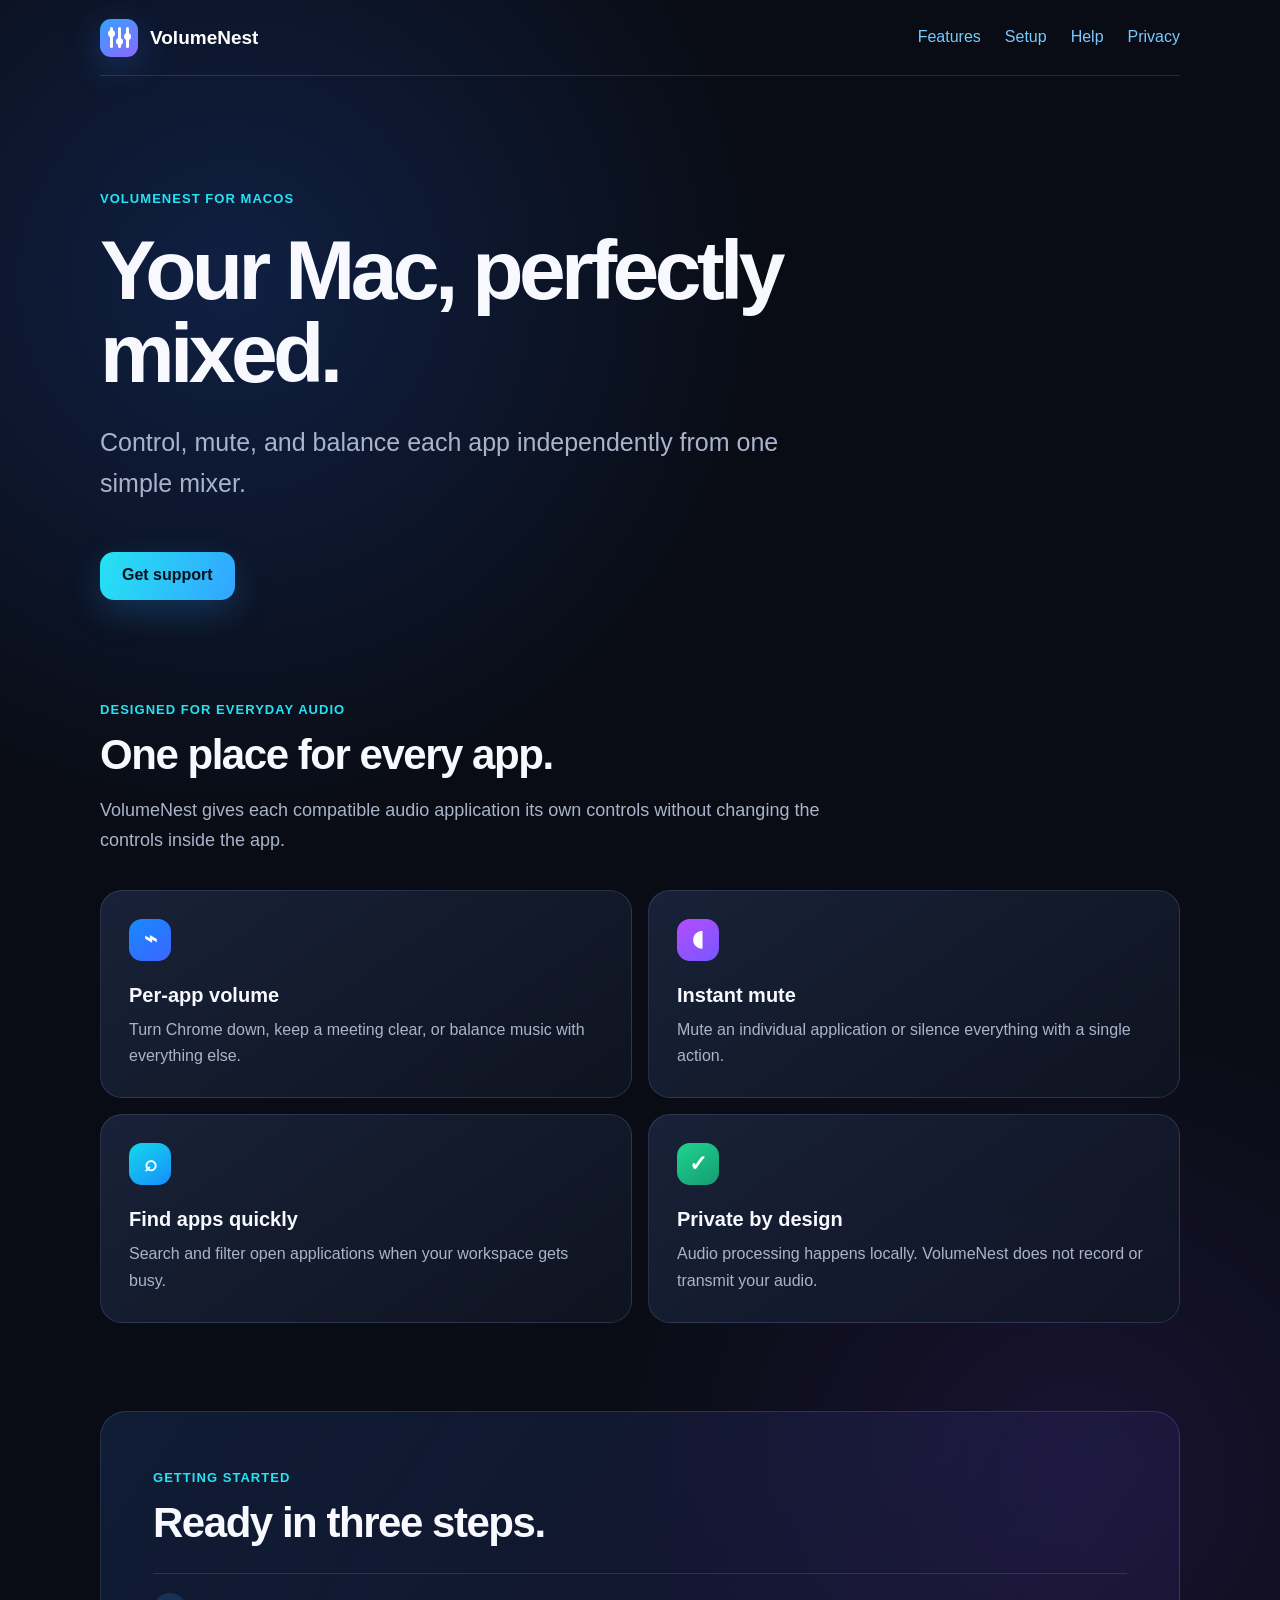
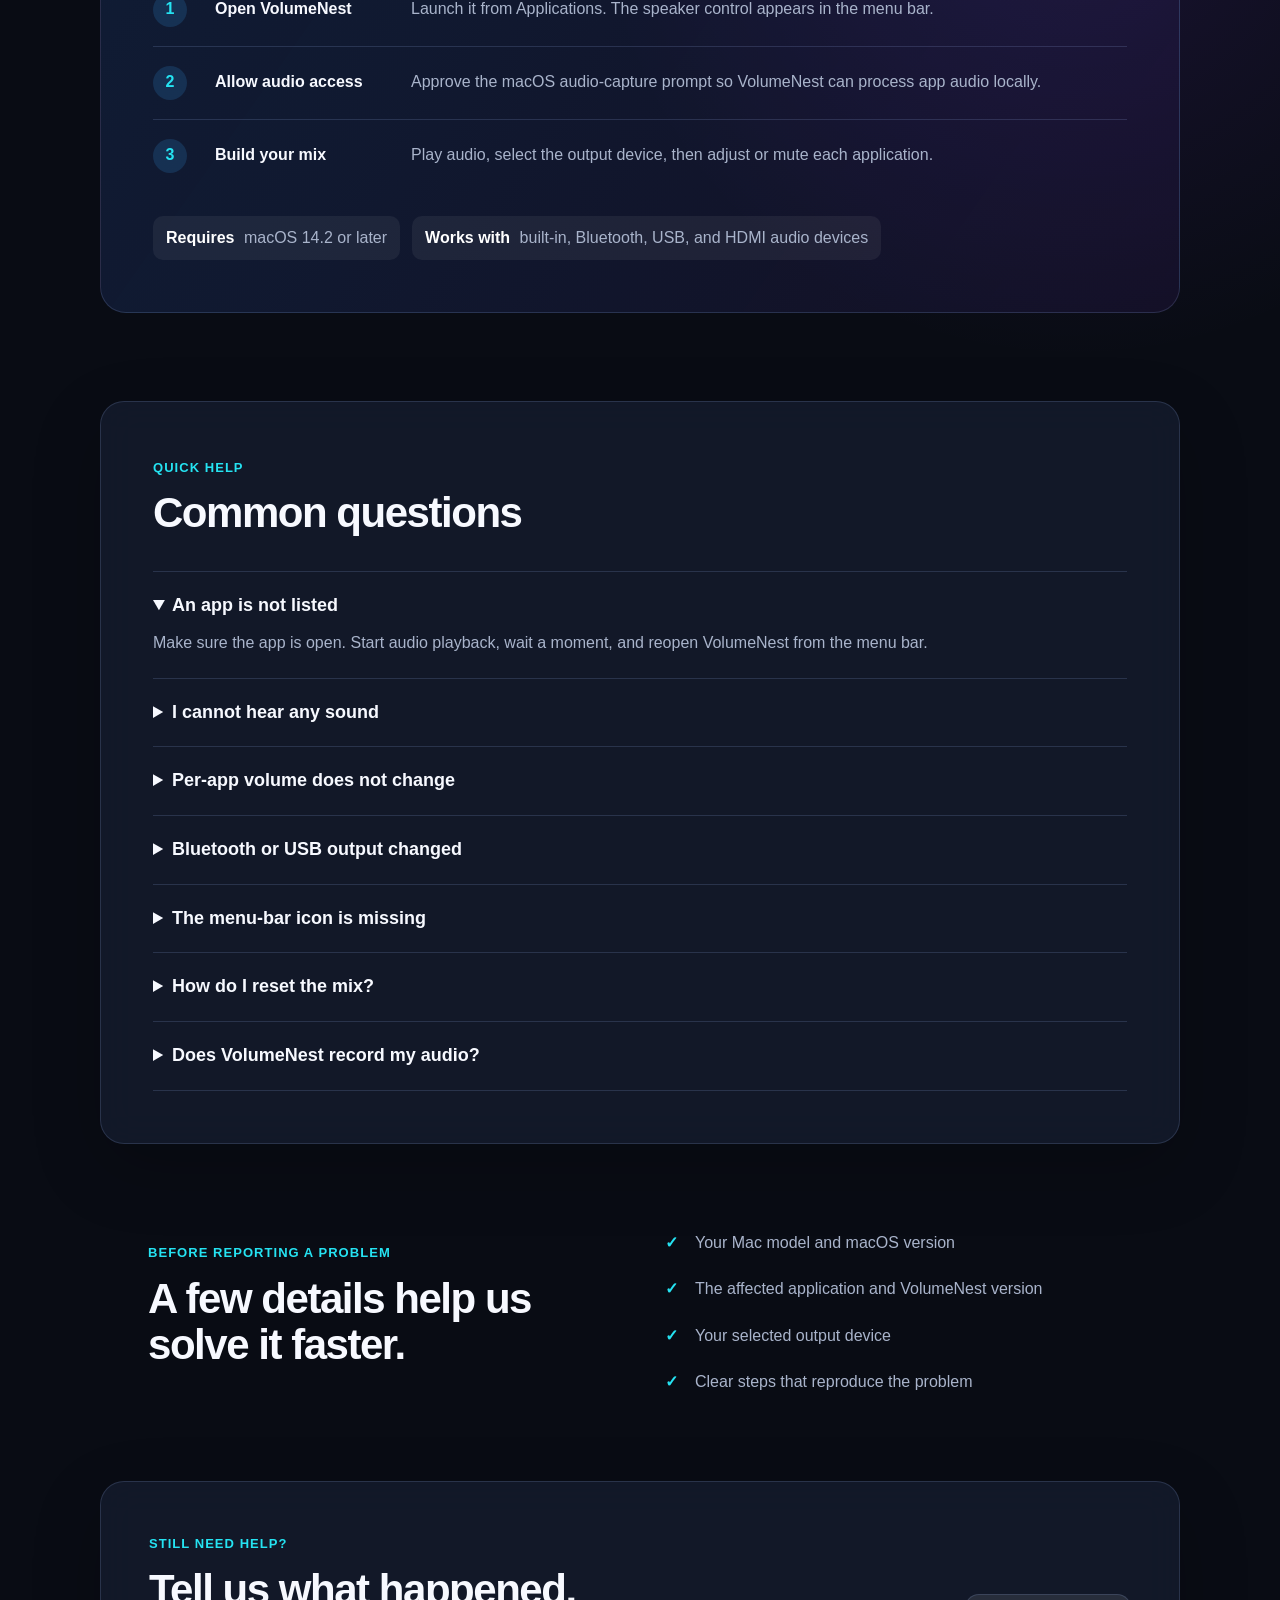
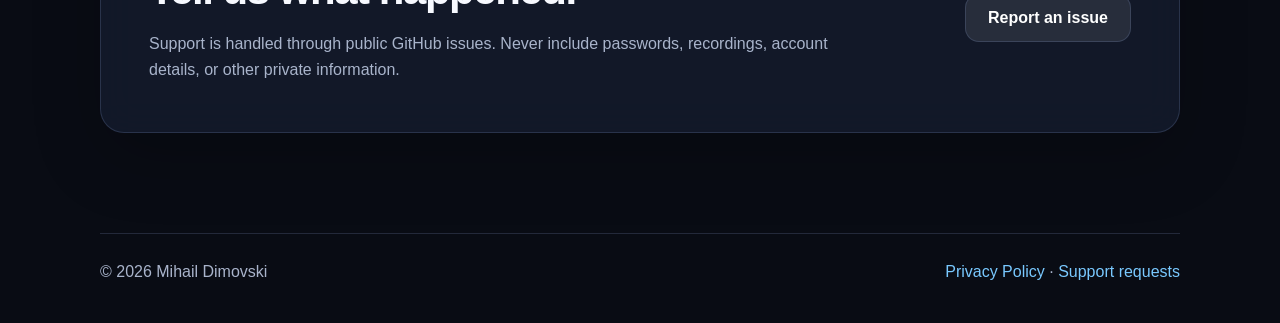
<file: index.html>
<!doctype html>
<html lang="en">
<head>
  <meta charset="utf-8">
  <meta name="viewport" content="width=device-width, initial-scale=1">
  <meta name="description" content="Official support for VolumeNest, per-app volume control for macOS.">
  <title>VolumeNest Support</title>
  <link rel="stylesheet" href="styles.css">
</head>
<body>
  <header class="nav">
    <a class="brand" href="./" aria-label="VolumeNest home">
      <span class="mark" aria-hidden="true"><i></i><i></i><i></i></span>
      <span>VolumeNest</span>
    </a>
    <nav aria-label="Main navigation">
      <a href="#features">Features</a>
      <a href="#setup">Setup</a>
      <a href="#help">Help</a>
      <a href="privacy.html">Privacy</a>
    </nav>
  </header>

  <main>
    <section class="hero">
      <div class="eyebrow">VolumeNest for macOS</div>
      <h1>Your Mac, perfectly mixed.</h1>
      <p class="lead">Control, mute, and balance each app independently from one simple mixer.</p>
      <a class="button" href="#help">Get support</a>
    </section>

    <section class="feature-section" id="features">
      <div class="section-heading">
        <span class="section-label">Designed for everyday audio</span>
        <h2>One place for every app.</h2>
        <p>VolumeNest gives each compatible audio application its own controls without changing the controls inside the app.</p>
      </div>
      <div class="feature-grid">
        <article class="feature-card">
          <span class="feature-icon blue" aria-hidden="true">⌁</span>
          <h3>Per-app volume</h3>
          <p>Turn Chrome down, keep a meeting clear, or balance music with everything else.</p>
        </article>
        <article class="feature-card">
          <span class="feature-icon violet" aria-hidden="true">◖</span>
          <h3>Instant mute</h3>
          <p>Mute an individual application or silence everything with a single action.</p>
        </article>
        <article class="feature-card">
          <span class="feature-icon cyan" aria-hidden="true">⌕</span>
          <h3>Find apps quickly</h3>
          <p>Search and filter open applications when your workspace gets busy.</p>
        </article>
        <article class="feature-card">
          <span class="feature-icon green" aria-hidden="true">✓</span>
          <h3>Private by design</h3>
          <p>Audio processing happens locally. VolumeNest does not record or transmit your audio.</p>
        </article>
      </div>
    </section>

    <section class="setup" id="setup">
      <div class="section-heading compact">
        <span class="section-label">Getting started</span>
        <h2>Ready in three steps.</h2>
      </div>
      <ol class="steps">
        <li><strong>Open VolumeNest</strong><span>Launch it from Applications. The speaker control appears in the menu bar.</span></li>
        <li><strong>Allow audio access</strong><span>Approve the macOS audio-capture prompt so VolumeNest can process app audio locally.</span></li>
        <li><strong>Build your mix</strong><span>Play audio, select the output device, then adjust or mute each application.</span></li>
      </ol>
      <div class="requirements">
        <span><strong>Requires</strong> macOS 14.2 or later</span>
        <span><strong>Works with</strong> built-in, Bluetooth, USB, and HDMI audio devices</span>
      </div>
    </section>

    <section class="panel" id="help">
      <div>
        <span class="section-label">Quick help</span>
        <h2>Common questions</h2>
      </div>
      <div class="faq">
        <details open>
          <summary>An app is not listed</summary>
          <p>Make sure the app is open. Start audio playback, wait a moment, and reopen VolumeNest from the menu bar.</p>
        </details>
        <details>
          <summary>I cannot hear any sound</summary>
          <p>Set the app and master controls above 0%, confirm the correct output device is selected, then quit and reopen VolumeNest.</p>
        </details>
        <details>
          <summary>Per-app volume does not change</summary>
          <p>Confirm that VolumeNest has audio-capture permission in System Settings → Privacy &amp; Security. Restart the affected audio app after granting permission.</p>
        </details>
        <details>
          <summary>Bluetooth or USB output changed</summary>
          <p>Select the new device under Output Device. If it does not appear, reconnect it and reopen VolumeNest.</p>
        </details>
        <details>
          <summary>The menu-bar icon is missing</summary>
          <p>VolumeNest uses a compact speaker icon. If the menu bar is full, close an unused menu-bar app or reduce the space occupied by other items, then reopen VolumeNest.</p>
        </details>
        <details>
          <summary>How do I reset the mix?</summary>
          <p>Use Reset to align individual application levels with the master level and clear temporary mute choices.</p>
        </details>
        <details>
          <summary>Does VolumeNest record my audio?</summary>
          <p>No. Audio is processed in real time on your Mac and is not recorded, retained, or transmitted. See the <a href="privacy.html">Privacy Policy</a>.</p>
        </details>
      </div>
    </section>

    <section class="diagnostics">
      <div>
        <span class="section-label">Before reporting a problem</span>
        <h2>A few details help us solve it faster.</h2>
      </div>
      <ul class="checklist">
        <li>Your Mac model and macOS version</li>
        <li>The affected application and VolumeNest version</li>
        <li>Your selected output device</li>
        <li>Clear steps that reproduce the problem</li>
      </ul>
    </section>

    <section class="contact">
      <div>
        <span class="section-label">Still need help?</span>
        <h2>Tell us what happened.</h2>
        <p>Support is handled through public GitHub issues. Never include passwords, recordings, account details, or other private information.</p>
      </div>
      <a class="button secondary" href="https://github.com/MihailDDimovski/macmixer-support/issues/new" rel="noopener">Report an issue</a>
    </section>
  </main>

  <footer>
    <span>© 2026 Mihail Dimovski</span>
    <span><a href="privacy.html">Privacy Policy</a> · <a href="https://github.com/MihailDDimovski/macmixer-support/issues">Support requests</a></span>
  </footer>
</body>
</html>
</file>
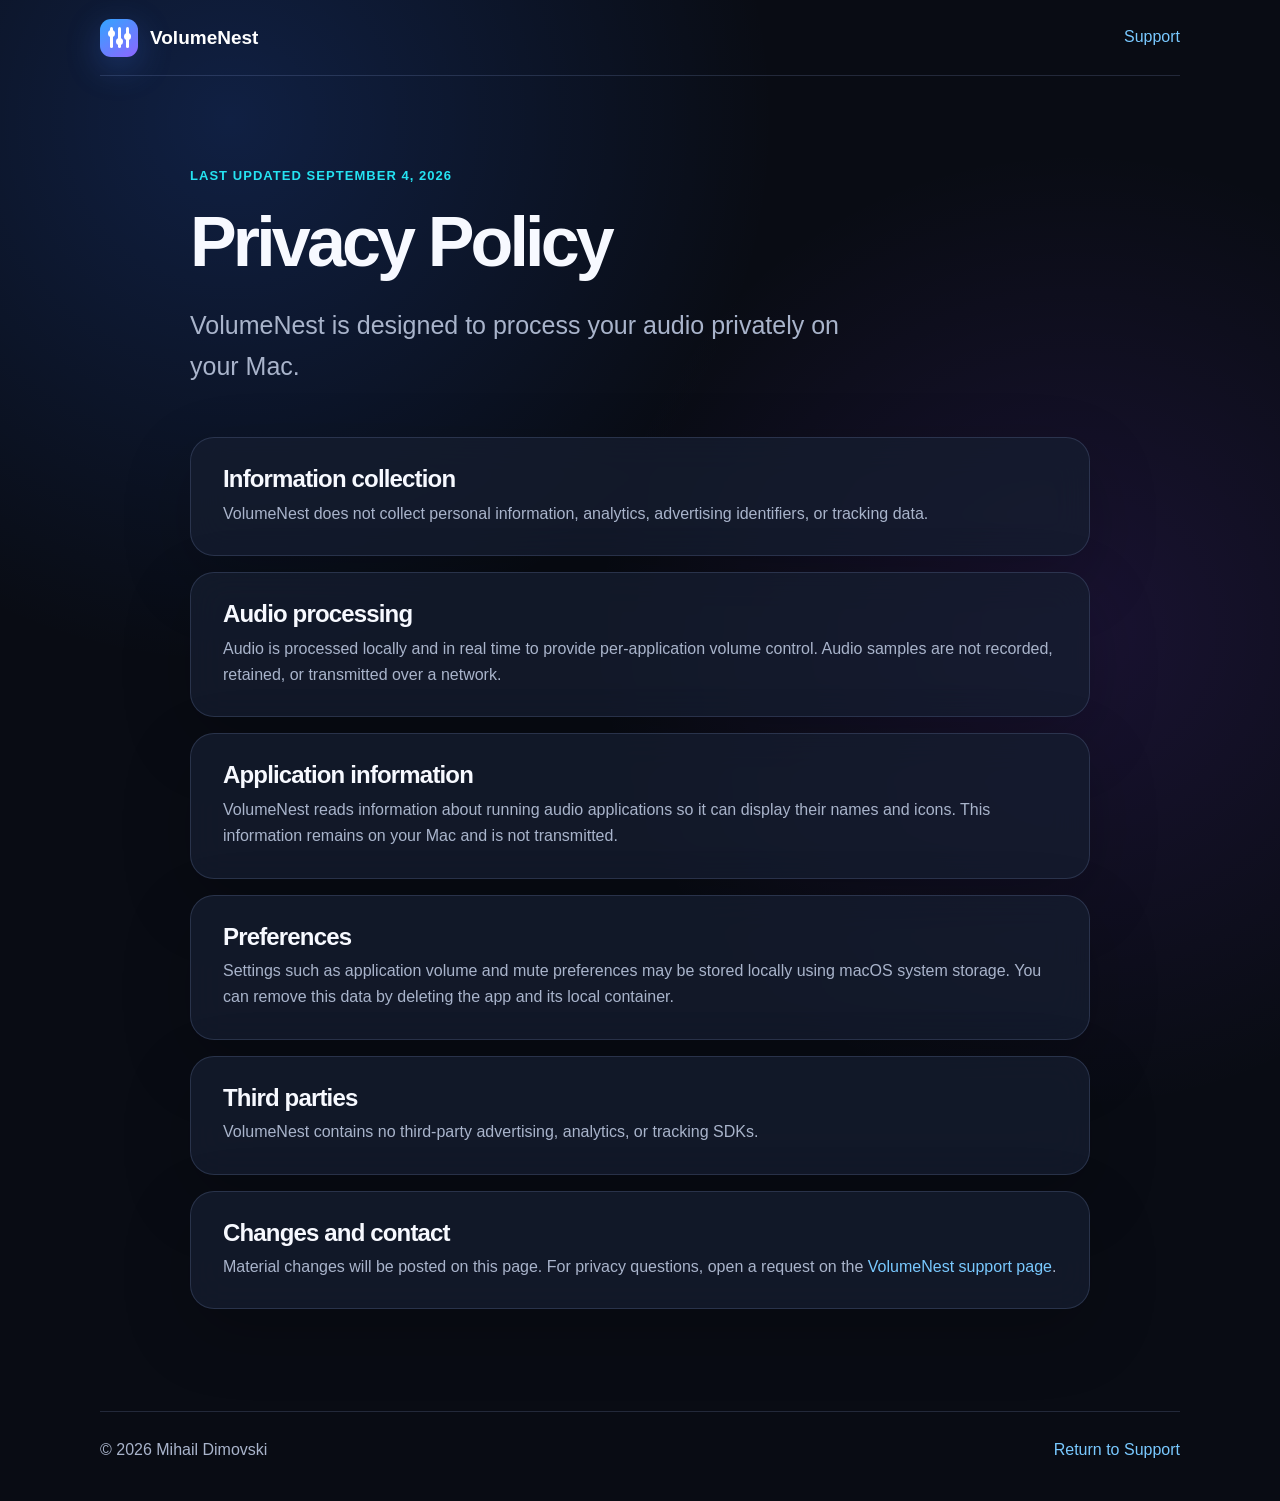
<file: privacy.html>
<!doctype html>
<html lang="en">
<head>
  <meta charset="utf-8">
  <meta name="viewport" content="width=device-width, initial-scale=1">
  <meta name="description" content="VolumeNest privacy policy.">
  <title>Privacy Policy · VolumeNest</title>
  <link rel="stylesheet" href="styles.css">
</head>
<body>
  <header class="nav">
    <a class="brand" href="./" aria-label="VolumeNest home">
      <span class="mark" aria-hidden="true"><i></i><i></i><i></i></span>
      <span>VolumeNest</span>
    </a>
    <nav aria-label="Main navigation"><a href="./">Support</a></nav>
  </header>

  <main class="legal">
    <span class="section-label">Last updated September 4, 2026</span>
    <h1>Privacy Policy</h1>
    <p class="lead">VolumeNest is designed to process your audio privately on your Mac.</p>

    <section>
      <h2>Information collection</h2>
      <p>VolumeNest does not collect personal information, analytics, advertising identifiers, or tracking data.</p>
    </section>
    <section>
      <h2>Audio processing</h2>
      <p>Audio is processed locally and in real time to provide per-application volume control. Audio samples are not recorded, retained, or transmitted over a network.</p>
    </section>
    <section>
      <h2>Application information</h2>
      <p>VolumeNest reads information about running audio applications so it can display their names and icons. This information remains on your Mac and is not transmitted.</p>
    </section>
    <section>
      <h2>Preferences</h2>
      <p>Settings such as application volume and mute preferences may be stored locally using macOS system storage. You can remove this data by deleting the app and its local container.</p>
    </section>
    <section>
      <h2>Third parties</h2>
      <p>VolumeNest contains no third-party advertising, analytics, or tracking SDKs.</p>
    </section>
    <section>
      <h2>Changes and contact</h2>
      <p>Material changes will be posted on this page. For privacy questions, open a request on the <a href="https://github.com/MihailDDimovski/macmixer-support/issues/new">VolumeNest support page</a>.</p>
    </section>
  </main>

  <footer>
    <span>© 2026 Mihail Dimovski</span>
    <a href="./">Return to Support</a>
  </footer>
</body>
</html>
</file>
<file: styles.css>
:root {
  color-scheme: dark;
  --bg: #090c14;
  --surface: rgba(22, 29, 48, .76);
  --line: rgba(167, 189, 255, .16);
  --text: #f7f9ff;
  --muted: #a9b4cb;
  --blue: #32a5ff;
  --cyan: #25e3f2;
  --violet: #8d65ff;
}

* { box-sizing: border-box; }
html { scroll-behavior: smooth; }
body {
  margin: 0;
  min-height: 100vh;
  color: var(--text);
  background:
    radial-gradient(circle at 18% 8%, rgba(44, 112, 255, .2), transparent 34rem),
    radial-gradient(circle at 84% 42%, rgba(139, 65, 255, .13), transparent 30rem),
    var(--bg);
  font: 16px/1.65 -apple-system, BlinkMacSystemFont, "SF Pro Text", Inter, sans-serif;
}

a { color: #79c9ff; text-decoration: none; }
a:hover { color: white; }
.nav, main, footer { width: min(1080px, calc(100% - 40px)); margin-inline: auto; }
.nav {
  height: 76px;
  display: flex;
  align-items: center;
  justify-content: space-between;
  border-bottom: 1px solid var(--line);
}
.nav nav { display: flex; gap: 24px; }
.brand { display: flex; align-items: center; gap: 12px; color: white; font-size: 19px; font-weight: 750; }
.mark {
  width: 38px; height: 38px; border-radius: 11px; display: flex; gap: 5px;
  align-items: center; justify-content: center;
  background: linear-gradient(145deg, var(--blue), var(--violet));
  box-shadow: 0 10px 34px rgba(64, 125, 255, .28);
}
.mark i { width: 3px; height: 21px; border-radius: 3px; background: white; position: relative; }
.mark i::after { content: ""; position: absolute; width: 7px; height: 7px; border-radius: 50%; background: white; left: -2px; }
.mark i:nth-child(1)::after { top: 3px; }
.mark i:nth-child(2)::after { top: 11px; }
.mark i:nth-child(3)::after { top: 6px; }

.hero { padding: 112px 0 96px; max-width: 790px; }
.eyebrow, .section-label { color: var(--cyan); font-weight: 700; letter-spacing: .08em; text-transform: uppercase; font-size: 13px; }
h1 { font-size: clamp(48px, 8vw, 84px); line-height: .98; letter-spacing: -.055em; margin: 20px 0 28px; }
h2 { font-size: clamp(28px, 4vw, 42px); line-height: 1.1; letter-spacing: -.035em; margin: 10px 0 18px; }
.lead { color: var(--muted); font-size: clamp(19px, 3vw, 25px); max-width: 700px; }
.button {
  display: inline-flex; align-items: center; justify-content: center; margin-top: 22px;
  min-height: 48px; padding: 0 22px; border-radius: 14px; color: #06111c; font-weight: 750;
  background: linear-gradient(110deg, var(--cyan), var(--blue)); box-shadow: 0 12px 35px rgba(48, 163, 255, .22);
}
.button:hover { color: #06111c; transform: translateY(-1px); }
.button.secondary { color: white; background: rgba(255,255,255,.09); border: 1px solid var(--line); box-shadow: none; white-space: nowrap; }
.button.secondary:hover { color: white; background: rgba(255,255,255,.14); }

.panel, .contact, .legal section {
  border: 1px solid var(--line); border-radius: 24px; background: var(--surface);
  box-shadow: 0 24px 70px rgba(0,0,0,.2); backdrop-filter: blur(18px);
}
.feature-section { padding: 0 0 88px; }
.section-heading { max-width: 720px; margin-bottom: 34px; }
.section-heading p { color: var(--muted); font-size: 18px; }
.section-heading.compact { margin-bottom: 26px; }
.feature-grid { display: grid; grid-template-columns: repeat(2, 1fr); gap: 16px; }
.feature-card {
  padding: 28px; border: 1px solid var(--line); border-radius: 22px;
  background: linear-gradient(145deg, rgba(28,38,64,.82), rgba(16,21,35,.82));
}
.feature-card h3 { font-size: 20px; margin: 18px 0 5px; }
.feature-card p { color: var(--muted); margin: 0; }
.feature-icon {
  display: inline-grid; place-items: center; width: 42px; height: 42px; border-radius: 13px;
  font-size: 22px; font-weight: 800; color: white;
}
.feature-icon.blue { background: linear-gradient(145deg, #178aff, #3c65ff); }
.feature-icon.violet { background: linear-gradient(145deg, #b64cff, #7558ff); }
.feature-icon.cyan { background: linear-gradient(145deg, #13d9e9, #168dff); }
.feature-icon.green { background: linear-gradient(145deg, #20d58c, #159b74); }
.setup {
  margin-bottom: 88px; padding: clamp(26px, 5vw, 52px); border-radius: 26px;
  border: 1px solid var(--line); background: linear-gradient(125deg, rgba(35,76,144,.27), rgba(60,31,107,.2));
}
.steps { list-style: none; padding: 0; margin: 0; counter-reset: setup; }
.steps li { counter-increment: setup; display: grid; grid-template-columns: 46px 180px 1fr; align-items: center; gap: 16px; padding: 19px 0; border-top: 1px solid var(--line); }
.steps li::before { content: counter(setup); display: grid; place-items: center; width: 34px; height: 34px; border-radius: 50%; background: rgba(57,169,255,.16); color: var(--cyan); font-weight: 800; }
.steps li span { color: var(--muted); }
.requirements { display: flex; flex-wrap: wrap; gap: 12px; margin-top: 24px; }
.requirements span { padding: 9px 13px; border-radius: 10px; background: rgba(255,255,255,.06); color: var(--muted); }
.requirements strong { color: white; margin-right: 5px; }
.panel { padding: clamp(26px, 5vw, 52px); }
.faq { margin-top: 34px; }
details { border-top: 1px solid var(--line); padding: 19px 0; }
details:last-child { border-bottom: 1px solid var(--line); }
summary { cursor: pointer; font-size: 18px; font-weight: 680; }
details p { color: var(--muted); margin: 10px 28px 2px 0; }
.diagnostics { margin: 28px 0; padding: clamp(26px, 5vw, 48px); display: grid; grid-template-columns: 1fr 1fr; gap: 50px; align-items: center; }
.checklist { list-style: none; padding: 0; margin: 0; }
.checklist li { color: var(--muted); padding: 10px 0 10px 30px; position: relative; }
.checklist li::before { content: "✓"; position: absolute; left: 0; color: var(--cyan); font-weight: 800; }
.contact { margin: 28px 0 100px; padding: clamp(26px, 5vw, 48px); display: flex; align-items: center; justify-content: space-between; gap: 36px; }
.contact p { color: var(--muted); max-width: 700px; margin: 0; }

.legal { max-width: 900px; padding: 86px 0; }
.legal h1 { font-size: clamp(44px, 7vw, 70px); }
.legal > .lead { margin-bottom: 50px; }
.legal section { padding: 28px 32px; margin: 16px 0; }
.legal section h2 { font-size: 24px; margin: 0 0 8px; }
.legal section p { color: var(--muted); margin: 0; }
footer { min-height: 90px; padding: 25px 0; display: flex; justify-content: space-between; gap: 20px; color: var(--muted); border-top: 1px solid var(--line); }

@media (max-width: 650px) {
  .nav nav { gap: 14px; }
  .hero { padding: 76px 0 66px; }
  .contact { align-items: flex-start; flex-direction: column; }
  .feature-grid, .diagnostics { grid-template-columns: 1fr; }
  .steps li { grid-template-columns: 42px 1fr; }
  .steps li span { grid-column: 2; }
  footer { flex-direction: column; }
}
</file>
